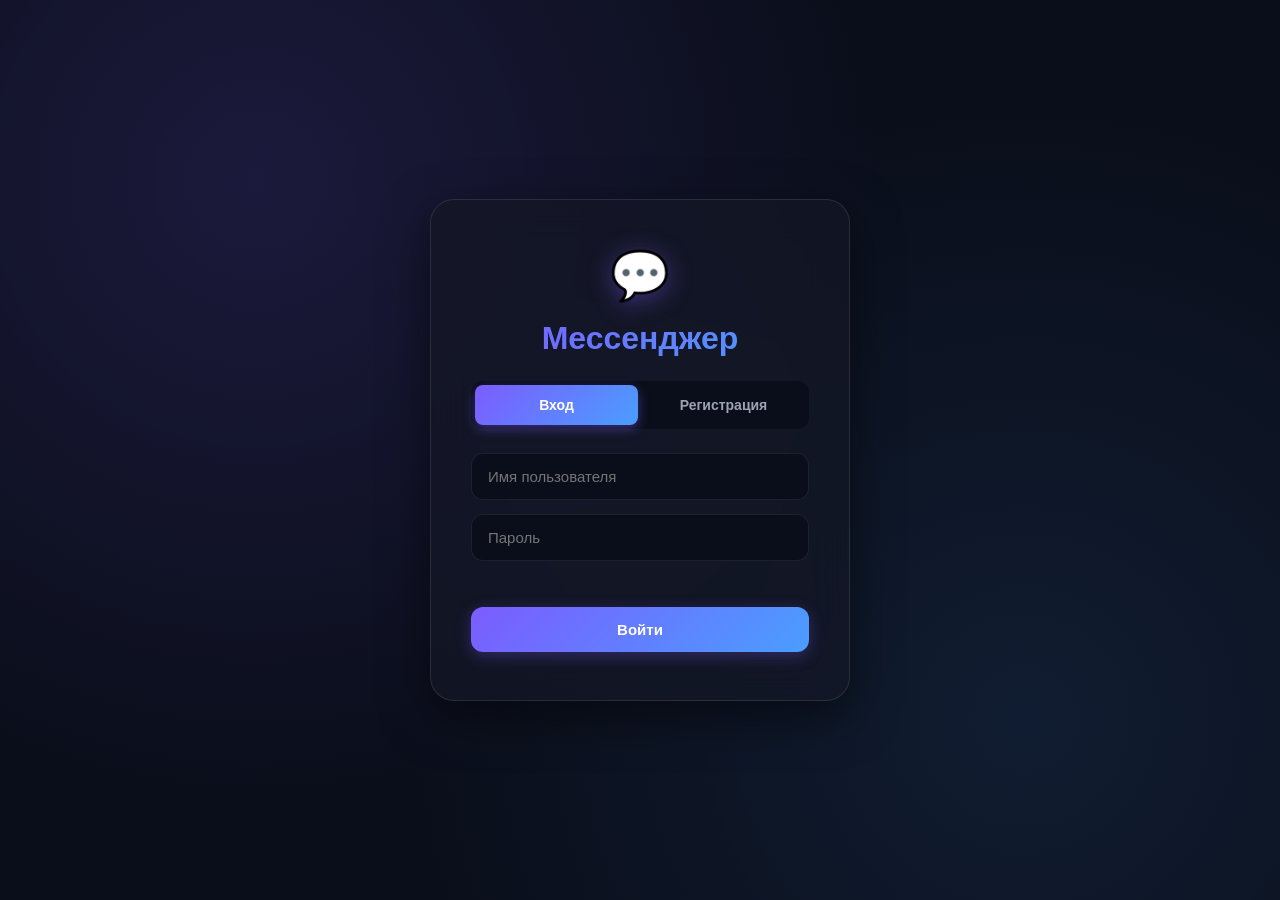
<file: static/index.html>
<!DOCTYPE html>
<html lang="ru">
<head>
  <meta charset="UTF-8">
  <meta name="viewport" content="width=device-width, initial-scale=1.0">
  <title>Мессенджер</title>
  <link rel="stylesheet" href="/static/style.css">
</head>
<body>
  <!-- Авторизация -->
  <div id="auth-screen">
    <h1>Мессенджер</h1>
    <div class="auth-tabs">
      <button class="auth-tab active" data-tab="login">Вход</button>
      <button class="auth-tab" data-tab="register">Регистрация</button>
    </div>
    <form id="login-form" class="auth-form">
      <input type="text" id="login-username" placeholder="Имя пользователя" maxlength="20" required>
      <input type="password" id="login-password" placeholder="Пароль" required>
      <div id="login-error" class="error-msg"></div>
      <button type="submit">Войти</button>
    </form>
    <form id="register-form" class="auth-form hidden">
      <input type="text" id="reg-username" placeholder="Придумайте имя (2-20 символов)" maxlength="20" required>
      <input type="password" id="reg-password" placeholder="Пароль (минимум 4 символа)" required>
      <input type="password" id="reg-password2" placeholder="Повторите пароль" required>
      <div id="register-error" class="error-msg"></div>
      <button type="submit">Создать аккаунт</button>
    </form>
  </div>

  <!-- Чат -->
  <div id="chat-screen" class="hidden">
    <aside id="sidebar">
      <header>
        <h2>Чаты</h2>
        <div class="sidebar-actions">
          <span id="current-user"></span>
          <button id="logout-btn" title="Выйти">⎋</button>
          <button id="create-room-btn" title="Создать комнату">+</button>
        </div>
      </header>

      <div class="sidebar-tabs">
        <button class="sidebar-tab active" data-tab="rooms">💬 Комнаты</button>
        <button class="sidebar-tab" data-tab="users">👤 Люди</button>
      </div>

      <div id="rooms-panel" class="sidebar-panel">
        <div id="room-list"></div>
      </div>
      <div id="users-panel" class="sidebar-panel hidden">
        <div id="user-list"></div>
      </div>
    </aside>

    <main id="chat-area">
     <header id="chat-header">
  <button id="mobile-menu-btn" title="Меню">☰</button>
  <h2 id="room-name">Выберите чат</h2>
  <span id="room-type"></span>
</header>
      <div id="messages"></div>
      <div id="typing-indicator"></div>
      <footer id="chat-footer">
        <button id="emoji-btn" title="Эмодзи" disabled>😊</button>
        <input type="text" id="message-input" placeholder="Напишите сообщение..." maxlength="500" disabled>
        <button id="send-btn" disabled>➤</button>
      </footer>
    </main>
  </div>

  <!-- Модалка создания комнаты -->
  <div id="create-room-modal" class="modal hidden">
    <div class="modal-content">
      <h3>✨ Создать чат</h3>
      <input type="text" id="new-room-name" placeholder="Название комнаты" maxlength="50">
      <div class="radio-group">
        <label><input type="radio" name="room-type" value="room" checked> 💬 Комната (все пишут)</label>
        <label><input type="radio" name="room-type" value="channel"> 📢 Канал (только вы пишете)</label>
      </div>
      <div class="modal-buttons">
        <button id="cancel-create">Отмена</button>
        <button id="confirm-create">Создать</button>
      </div>
    </div>
  </div>

  <!-- Панель эмодзи -->
  <div id="emoji-picker" class="hidden">
    <div class="emoji-categories">
      <button class="emoji-cat active" data-cat="smileys">😀</button>
      <button class="emoji-cat" data-cat="gestures">👋</button>
      <button class="emoji-cat" data-cat="hearts">❤️</button>
      <button class="emoji-cat" data-cat="animals">🐶</button>
      <button class="emoji-cat" data-cat="food">🍕</button>
      <button class="emoji-cat" data-cat="objects">⚽</button>
    </div>
    <div id="emoji-grid"></div>
  </div>

  <script src="/static/client.js"></script>
</body>
</html>
</file>
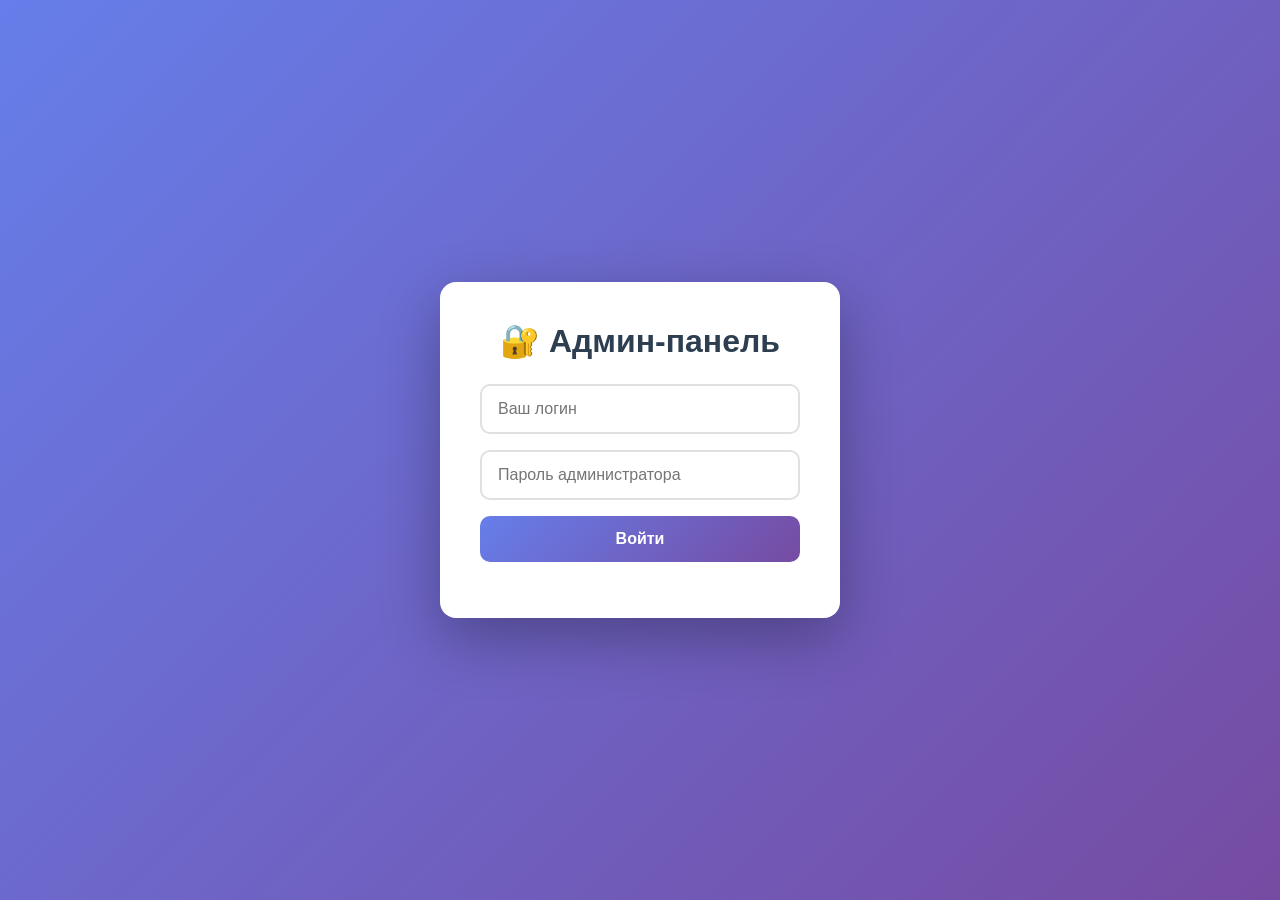
<file: static/admin.html>
<!DOCTYPE html>
<html lang="ru">
<head>
  <meta charset="UTF-8">
  <meta name="viewport" content="width=device-width, initial-scale=1.0">
  <title>Админ-панель</title>
  <link rel="stylesheet" href="/static/admin.css">
</head>
<body>
  <div id="login-screen" class="screen">
    <div class="login-card">
      <h1>🔐 Админ-панель</h1>
        <form id="admin-login-form">
          <input type="text" id="admin-username" placeholder="Ваш логин" required autocomplete="username">
          <input type="password" id="admin-password" placeholder="Пароль администратора" required autocomplete="current-password">
          <button type="submit">Войти</button>
          <div id="login-error" class="error"></div>
        </form>
    </div>
  </div>

  <div id="admin-screen" class="screen hidden">
    <header>
      <h1>👑 Админ-панель</h1>
      <button id="logout-btn" class="logout-btn">Выйти</button>
    </header>

    <div class="stats-grid">
      <div class="stat-card">
        <div class="stat-icon">👥</div>
        <div class="stat-value" id="users-count">0</div>
        <div class="stat-label">Пользователей</div>
      </div>
      <div class="stat-card">
        <div class="stat-icon">💬</div>
        <div class="stat-value" id="rooms-count">0</div>
        <div class="stat-label">Комнат</div>
      </div>
      <div class="stat-card">
        <div class="stat-icon">📨</div>
        <div class="stat-value" id="messages-count">0</div>
        <div class="stat-label">Сообщений</div>
      </div>
      <div class="stat-card">
        <div class="stat-icon">🔒</div>
        <div class="stat-value" id="private-count">0</div>
        <div class="stat-label">Личных сообщений</div>
      </div>
    </div>

    <div class="actions">
      <h2>⚙️ Действия</h2>
      <div class="action-buttons">
        <button onclick="clearMessages(0)" class="btn-danger">🗑️ Удалить все сообщения</button>
        <button onclick="clearMessages(7)" class="btn-warning">🗑️ Удалить сообщения старше 7 дней</button>
        <button onclick="clearMessages(30)" class="btn-warning">🗑️ Удалить сообщения старше 30 дней</button>
      </div>
    </div>

    <div class="section">
      <h2>👥 Пользователи</h2>
      <div id="users-list" class="list"></div>
    </div>

    <div class="section">
      <h2>💬 Комнаты</h2>
      <div id="rooms-list" class="list"></div>
    </div>
  </div>

  <script src="/static/admin.js"></script>
</body>
</html>
</file>
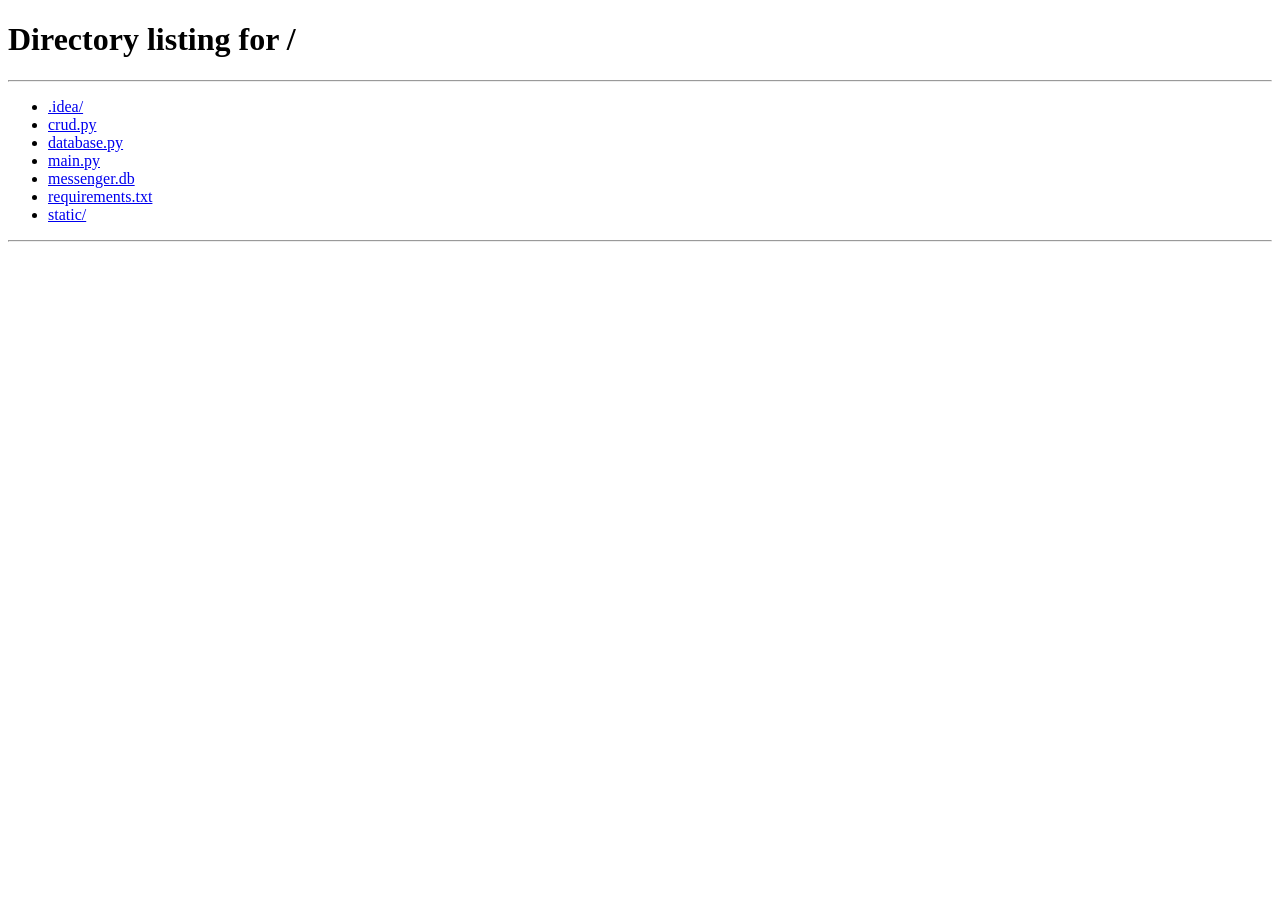
<file: static/profile.html>
<!DOCTYPE html>
<html lang="ru">
<head>
  <meta charset="UTF-8">
  <meta name="viewport" content="width=device-width, initial-scale=1.0">
  <title>Профиль - MyMessenger</title>
  <link rel="stylesheet" href="/static/style.css">
  <link rel="stylesheet" href="/static/profile.css">
</head>
<body>
  <div class="profile-container">
    <div class="profile-header">
      <button onclick="window.location.href='/'" class="back-btn">← Назад к чату</button>
      <h1>👤 Профиль пользователя</h1>
    </div>

    <div class="profile-content">
      <!-- Информация о пользователе с аватаром -->
      <div class="profile-section">
        <h2>ℹ️ Информация</h2>

        <!-- Аватар -->
        <div class="avatar-section">
          <div class="avatar-container">
            <img id="profile-avatar" src="" alt="Аватар" class="profile-avatar">
            <div class="avatar-overlay">
              <label for="avatar-input" class="avatar-upload-btn"> Изменить</label>
              <input type="file" id="avatar-input" accept="image/*" style="display: none;">
            </div>
          </div>
          <div class="avatar-actions">
            <button onclick="removeAvatar()" class="btn-secondary" id="remove-avatar-btn" style="display: none;">
              ️ Удалить аватар
            </button>
          </div>
        </div>

        <div class="profile-info">
          <div class="info-row">
            <span class="info-label">Имя пользователя:</span>
            <span class="info-value" id="profile-username">-</span>
          </div>
          <div class="info-row">
            <span class="info-label">Роль:</span>
            <span class="info-value" id="profile-role">-</span>
          </div>
          <div class="info-row">
            <span class="info-label">Зарегистрирован:</span>
            <span class="info-value" id="profile-created">-</span>
          </div>
          <div class="info-row">
            <span class="info-label">Статус:</span>
            <span class="info-value online">🟢 В сети</span>
          </div>
        </div>
      </div>

      <!-- Смена пароля -->
      <div class="profile-section">
        <h2>🔐 Смена пароля</h2>
        <form id="change-password-form" class="profile-form">
          <div class="form-group">
            <label for="current-password">Текущий пароль:</label>
            <input type="password" id="current-password" required minlength="4">
          </div>
          <div class="form-group">
            <label for="new-password">Новый пароль:</label>
            <input type="password" id="new-password" required minlength="4">
          </div>
          <div class="form-group">
            <label for="confirm-password">Подтвердите пароль:</label>
            <input type="password" id="confirm-password" required minlength="4">
          </div>
          <button type="submit" class="btn-primary"> Сохранить новый пароль</button>
          <div id="password-message" class="message"></div>
        </form>
      </div>

      <!-- Статистика -->
      <div class="profile-section">
        <h2>📊 Моя статистика</h2>
        <div class="stats-grid">
          <div class="stat-card">
            <div class="stat-icon">💬</div>
            <div class="stat-value" id="stat-messages">0</div>
            <div class="stat-label">Сообщений отправлено</div>
          </div>
          <div class="stat-card">
            <div class="stat-icon">👥</div>
            <div class="stat-value" id="stat-rooms">0</div>
            <div class="stat-label">Комнат создано</div>
          </div>
          <div class="stat-card">
            <div class="stat-icon">⏱️</div>
            <div class="stat-value" id="stat-online">0ч</div>
            <div class="stat-label">Время онлайн</div>
          </div>
        </div>
      </div>

      <!-- Опасная зона -->
      <div class="profile-section danger-zone">
        <h2>⚠️ Опасная зона</h2>
        <p class="danger-text">Эти действия нельзя отменить. Будьте осторожны!</p>
        <button onclick="deleteAccount()" class="btn-danger">🗑️ Удалить мой аккаунт</button>
      </div>
    </div>
  </div>

  <script src="/static/profile.js"></script>
</body>
</html>
</file>
<file: static/style.css>
/* === Базовые стили === */
* { box-sizing: border-box; margin: 0; padding: 0; }

:root {
  --bg-primary: #0a0e1a;
  --bg-secondary: #141826;
  --bg-tertiary: #1c2132;
  --bg-hover: #252b3d;
  --border: rgba(255, 255, 255, 0.08);
  --text-primary: #e8eaf0;
  --text-secondary: #9ba3b4;
  --text-muted: #6b7280;
  --accent: #7c5cff;
  --accent-hover: #6a4ae8;
  --accent-gradient: linear-gradient(135deg, #7c5cff 0%, #4a9eff 100%);
  --success: #00d68f;
  --danger: #ff4757;
  --shadow-sm: 0 2px 8px rgba(0, 0, 0, 0.3);
  --shadow-md: 0 8px 24px rgba(0, 0, 0, 0.4);
  --shadow-lg: 0 16px 48px rgba(0, 0, 0, 0.5);
  --glass: rgba(20, 24, 38, 0.7);
  --glass-border: rgba(255, 255, 255, 0.1);
}

body {
  font-family: -apple-system, BlinkMacSystemFont, "Segoe UI", Roboto, "Helvetica Neue", sans-serif;
  background: var(--bg-primary);
  background-image:
    radial-gradient(circle at 20% 20%, rgba(124, 92, 255, 0.15) 0%, transparent 50%),
    radial-gradient(circle at 80% 80%, rgba(74, 158, 255, 0.1) 0%, transparent 50%);
  color: var(--text-primary);
  height: 100vh;
  display: flex;
  align-items: center;
  justify-content: center;
  overflow: hidden;
  -webkit-font-smoothing: antialiased;
}

.hidden { display: none !important; }

/* === Экран авторизации === */
#auth-screen {
  background: var(--glass);
  backdrop-filter: blur(20px);
  -webkit-backdrop-filter: blur(20px);
  border: 1px solid var(--glass-border);
  padding: 48px 40px;
  border-radius: 24px;
  text-align: center;
  box-shadow: var(--shadow-lg);
  width: 90%;
  max-width: 420px;
  animation: fadeInUp 0.5s ease;
}

@keyframes fadeInUp {
  from { opacity: 0; transform: translateY(20px); }
  to { opacity: 1; transform: translateY(0); }
}

#auth-screen h1 {
  margin-bottom: 8px;
  font-size: 32px;
  font-weight: 700;
  background: var(--accent-gradient);
  -webkit-background-clip: text;
  -webkit-text-fill-color: transparent;
  background-clip: text;
}

#auth-screen::before {
  content: "💬";
  display: block;
  font-size: 48px;
  margin-bottom: 16px;
  filter: drop-shadow(0 4px 12px rgba(124, 92, 255, 0.4));
}

.auth-tabs {
  display: flex;
  gap: 4px;
  margin: 24px 0;
  background: var(--bg-primary);
  padding: 4px;
  border-radius: 12px;
}
.auth-tab {
  flex: 1;
  padding: 12px;
  background: transparent;
  border: none;
  color: var(--text-secondary);
  cursor: pointer;
  border-radius: 8px;
  font-size: 14px;
  font-weight: 600;
  transition: all 0.25s;
}
.auth-tab:hover { color: var(--text-primary); }
.auth-tab.active {
  background: var(--accent-gradient);
  color: white;
  box-shadow: 0 4px 12px rgba(124, 92, 255, 0.4);
}

.auth-form { display: flex; flex-direction: column; gap: 14px; }
.auth-form input {
  padding: 14px 16px;
  border-radius: 12px;
  border: 1px solid var(--border);
  background: var(--bg-primary);
  color: var(--text-primary);
  font-size: 15px;
  transition: all 0.2s;
}
.auth-form input:focus {
  outline: none;
  border-color: var(--accent);
  box-shadow: 0 0 0 3px rgba(124, 92, 255, 0.15);
}
.auth-form button {
  padding: 14px;
  border-radius: 12px;
  border: none;
  background: var(--accent-gradient);
  color: white;
  font-weight: 600;
  font-size: 15px;
  cursor: pointer;
  transition: all 0.25s;
  box-shadow: 0 4px 16px rgba(124, 92, 255, 0.3);
}
.auth-form button:hover {
  transform: translateY(-1px);
  box-shadow: 0 6px 20px rgba(124, 92, 255, 0.5);
}
.auth-form button:active { transform: translateY(0); }

.error-msg {
  color: var(--danger);
  font-size: 13px;
  min-height: 18px;
  text-align: left;
}

/* === Основной экран чата === */
#chat-screen {
  width: 100%;
  height: 100vh;
  max-width: 1400px;
  display: flex;
  background: var(--bg-secondary);
  border-radius: 0;
  overflow: hidden;
  box-shadow: var(--shadow-lg);
}

/* === Sidebar === */
#sidebar {
  width: 320px;
  background: var(--bg-secondary);
  border-right: 1px solid var(--border);
  display: flex;
  flex-direction: column;
}

#sidebar > header {
  padding: 20px;
  border-bottom: 1px solid var(--border);
  display: flex;
  justify-content: space-between;
  align-items: center;
  background: var(--bg-tertiary);
}
#sidebar > header h2 {
  font-size: 20px;
  font-weight: 700;
  background: var(--accent-gradient);
  -webkit-background-clip: text;
  -webkit-text-fill-color: transparent;
  background-clip: text;
}

.sidebar-actions {
  display: flex;
  align-items: center;
  gap: 8px;
}
#current-user {
  font-size: 13px;
  color: var(--text-secondary);
  max-width: 120px;
  overflow: hidden;
  text-overflow: ellipsis;
  white-space: nowrap;
}

#logout-btn, #create-room-btn {
  width: 36px;
  height: 36px;
  border-radius: 10px;
  border: none;
  cursor: pointer;
  font-size: 16px;
  transition: all 0.2s;
  display: flex;
  align-items: center;
  justify-content: center;
}
#logout-btn {
  background: var(--bg-hover);
  color: var(--text-secondary);
}
#logout-btn:hover {
  background: var(--danger);
  color: white;
  transform: rotate(90deg);
}
#create-room-btn {
  background: var(--accent-gradient);
  color: white;
  font-size: 20px;
  box-shadow: 0 4px 12px rgba(124, 92, 255, 0.3);
}
#create-room-btn:hover {
  transform: translateY(-2px) scale(1.05);
  box-shadow: 0 6px 16px rgba(124, 92, 255, 0.5);
}

/* Вкладки */
.sidebar-tabs {
  display: flex;
  border-bottom: 1px solid var(--border);
  background: var(--bg-tertiary);
}
.sidebar-tab {
  flex: 1;
  padding: 14px;
  background: transparent;
  border: none;
  color: var(--text-secondary);
  cursor: pointer;
  font-size: 14px;
  font-weight: 600;
  border-bottom: 2px solid transparent;
  transition: all 0.2s;
}
.sidebar-tab:hover {
  background: var(--bg-hover);
  color: var(--text-primary);
}
.sidebar-tab.active {
  color: var(--accent);
  border-bottom-color: var(--accent);
}

.sidebar-panel { flex: 1; overflow-y: auto; }

/* === Список комнат === */
.room-item {
  padding: 14px 20px;
  cursor: pointer;
  border-bottom: 1px solid var(--border);
  display: flex;
  align-items: center;
  gap: 12px;
  transition: all 0.2s;
  position: relative;
}
.room-item::before {
  content: '';
  position: absolute;
  left: 0; top: 0; bottom: 0;
  width: 3px;
  background: var(--accent-gradient);
  transform: scaleY(0);
  transition: transform 0.2s;
}
.room-item:hover {
  background: var(--bg-hover);
}
.room-item:hover::before { transform: scaleY(1); }
.room-item.active {
  background: linear-gradient(90deg, rgba(124, 92, 255, 0.15) 0%, transparent 100%);
}
.room-item.active::before { transform: scaleY(1); }

.room-icon {
  width: 40px;
  height: 40px;
  border-radius: 12px;
  background: var(--accent-gradient);
  display: flex;
  align-items: center;
  justify-content: center;
  font-size: 18px;
  flex-shrink: 0;
  box-shadow: var(--shadow-sm);
}
.room-info { flex: 1; min-width: 0; }
.room-name {
  font-weight: 600;
  font-size: 15px;
  white-space: nowrap;
  overflow: hidden;
  text-overflow: ellipsis;
}
.room-type-badge {
  font-size: 11px;
  color: var(--text-muted);
  margin-top: 2px;
}

/* === Список пользователей === */
.user-item {
  padding: 14px 20px;
  cursor: pointer;
  border-bottom: 1px solid var(--border);
  display: flex;
  align-items: center;
  gap: 12px;
  transition: all 0.2s;
  position: relative;
}
.user-item::before {
  content: '';
  position: absolute;
  left: 0; top: 0; bottom: 0;
  width: 3px;
  background: var(--accent-gradient);
  transform: scaleY(0);
  transition: transform 0.2s;
}
.user-item:hover { background: var(--bg-hover); }
.user-item:hover::before { transform: scaleY(1); }
.user-item.active {
  background: linear-gradient(90deg, rgba(124, 92, 255, 0.15) 0%, transparent 100%);
}
.user-item.active::before { transform: scaleY(1); }

.user-avatar {
  width: 42px;
  height: 42px;
  border-radius: 50%;
  display: flex;
  align-items: center;
  justify-content: center;
  font-weight: 700;
  color: white;
  font-size: 16px;
  position: relative;
  flex-shrink: 0;
  box-shadow: var(--shadow-sm);
}
.user-avatar .status-dot {
  position: absolute;
  bottom: 0;
  right: 0;
  width: 12px;
  height: 12px;
  border-radius: 50%;
  border: 2px solid var(--bg-secondary);
}
.status-dot.online {
  background: var(--success);
  box-shadow: 0 0 8px var(--success);
}
.status-dot.offline { background: var(--text-muted); }

.user-info { flex: 1; min-width: 0; }
.user-name {
  font-weight: 600;
  font-size: 15px;
  white-space: nowrap;
  overflow: hidden;
  text-overflow: ellipsis;
}
.user-status {
  font-size: 12px;
  color: var(--text-muted);
  margin-top: 2px;
}

/* === Chat area === */
#chat-area {
  flex: 1;
  display: flex;
  flex-direction: column;
  background: var(--bg-primary);
  background-image:
    radial-gradient(circle at 10% 20%, rgba(124, 92, 255, 0.05) 0%, transparent 40%),
    radial-gradient(circle at 90% 80%, rgba(74, 158, 255, 0.05) 0%, transparent 40%);
}

#chat-header {
  padding: 18px 24px;
  background: var(--glass);
  backdrop-filter: blur(20px);
  -webkit-backdrop-filter: blur(20px);
  border-bottom: 1px solid var(--border);
  display: flex;
  justify-content: space-between;
  align-items: center;
}
#room-name {
  font-size: 18px;
  font-weight: 700;
}
#room-type {
  font-size: 13px;
  color: var(--text-secondary);
  padding: 4px 12px;
  background: var(--bg-hover);
  border-radius: 12px;
}

#messages {
  flex: 1;
  overflow-y: auto;
  padding: 24px;
  display: flex;
  flex-direction: column;
  gap: 12px;
}

/* === Сообщения === */
.msg {
  max-width: 70%;
  padding: 10px 14px;
  border-radius: 18px;
  background: var(--bg-tertiary);
  word-wrap: break-word;
  animation: messageIn 0.3s ease;
  box-shadow: var(--shadow-sm);
  position: relative;
}

@keyframes messageIn {
  from { opacity: 0; transform: translateY(10px); }
  to { opacity: 1; transform: translateY(0); }
}

.msg.own {
  align-self: flex-end;
  background: var(--accent-gradient);
  color: white;
  border-bottom-right-radius: 6px;
}
.msg:not(.own):not(.system):not(.private) {
  border-bottom-left-radius: 6px;
}

.msg .user {
  font-size: 12px;
  font-weight: 600;
  opacity: 0.8;
  margin-bottom: 3px;
  color: var(--accent);
}
.msg.own .user { color: rgba(255, 255, 255, 0.9); }

.msg .time {
  font-size: 10px;
  opacity: 0.6;
  margin-top: 4px;
  text-align: right;
}

.msg.system {
  align-self: center;
  background: transparent;
  color: var(--text-muted);
  font-style: italic;
  font-size: 13px;
  box-shadow: none;
  padding: 6px 14px;
}

/* Личные сообщения */
.msg.private.incoming {
  align-self: flex-start;
  background: var(--bg-tertiary);
  border-bottom-left-radius: 6px;
}
.msg.private.outgoing {
  align-self: flex-end;
  background: var(--accent-gradient);
  color: white;
  border-bottom-right-radius: 6px;
}

/* === Typing indicator === */
#typing-indicator {
  padding: 0 24px;
  height: 24px;
  color: var(--text-secondary);
  font-size: 13px;
  font-style: italic;
  display: flex;
  align-items: center;
}

/* === Footer === */
#chat-footer {
  padding: 16px 20px;
  background: var(--glass);
  backdrop-filter: blur(20px);
  -webkit-backdrop-filter: blur(20px);
  border-top: 1px solid var(--border);
  display: flex;
  gap: 10px;
  align-items: center;
}

#emoji-btn {
  width: 44px;
  height: 44px;
  border-radius: 50%;
  border: none;
  background: var(--bg-hover);
  color: var(--text-primary);
  font-size: 20px;
  cursor: pointer;
  transition: all 0.2s;
  flex-shrink: 0;
}
#emoji-btn:hover {
  background: var(--accent);
  transform: scale(1.1) rotate(10deg);
}
#emoji-btn:disabled {
  opacity: 0.4;
  cursor: not-allowed;
  transform: none;
}

#message-input {
  flex: 1;
  padding: 12px 20px;
  border-radius: 24px;
  border: 1px solid var(--border);
  background: var(--bg-tertiary);
  color: var(--text-primary);
  font-size: 15px;
  transition: all 0.2s;
}
#message-input:focus {
  outline: none;
  border-color: var(--accent);
  box-shadow: 0 0 0 3px rgba(124, 92, 255, 0.15);
}
#message-input:disabled { opacity: 0.5; }

#send-btn {
  width: 44px;
  height: 44px;
  border-radius: 50%;
  border: none;
  background: var(--accent-gradient);
  color: white;
  font-size: 18px;
  cursor: pointer;
  transition: all 0.2s;
  flex-shrink: 0;
  box-shadow: 0 4px 12px rgba(124, 92, 255, 0.3);
}
#send-btn:hover {
  transform: scale(1.1);
  box-shadow: 0 6px 16px rgba(124, 92, 255, 0.5);
}
#send-btn:disabled {
  opacity: 0.4;
  cursor: not-allowed;
  transform: none;
}

/* === Модальное окно === */
.modal {
  position: fixed;
  inset: 0;
  background: rgba(0, 0, 0, 0.7);
  backdrop-filter: blur(8px);
  -webkit-backdrop-filter: blur(8px);
  display: flex;
  align-items: center;
  justify-content: center;
  z-index: 1000;
  animation: fadeIn 0.2s;
}
@keyframes fadeIn {
  from { opacity: 0; }
  to { opacity: 1; }
}

.modal-content {
  background: var(--bg-secondary);
  padding: 32px;
  border-radius: 20px;
  width: 90%;
  max-width: 420px;
  border: 1px solid var(--glass-border);
  box-shadow: var(--shadow-lg);
  animation: modalIn 0.3s ease;
}
@keyframes modalIn {
  from { opacity: 0; transform: scale(0.95) translateY(10px); }
  to { opacity: 1; transform: scale(1) translateY(0); }
}

.modal-content h3 {
  margin-bottom: 20px;
  font-size: 20px;
  background: var(--accent-gradient);
  -webkit-background-clip: text;
  -webkit-text-fill-color: transparent;
  background-clip: text;
}
.modal-content input[type="text"] {
  width: 100%;
  padding: 14px 16px;
  margin-bottom: 16px;
  border-radius: 12px;
  border: 1px solid var(--border);
  background: var(--bg-primary);
  color: var(--text-primary);
  font-size: 15px;
}
.modal-content input[type="text"]:focus {
  outline: none;
  border-color: var(--accent);
}

.radio-group { margin-bottom: 20px; }
.radio-group label {
  display: flex;
  align-items: center;
  padding: 12px 14px;
  cursor: pointer;
  border-radius: 10px;
  transition: background 0.2s;
  margin-bottom: 6px;
}
.radio-group label:hover { background: var(--bg-hover); }
.radio-group input { margin-right: 12px; accent-color: var(--accent); }

.modal-buttons { display: flex; gap: 10px; }
.modal-buttons button {
  flex: 1;
  padding: 12px;
  border-radius: 10px;
  border: none;
  cursor: pointer;
  font-weight: 600;
  transition: all 0.2s;
}
#cancel-create {
  background: var(--bg-hover);
  color: var(--text-primary);
}
#cancel-create:hover { background: var(--bg-tertiary); }
#confirm-create {
  background: var(--accent-gradient);
  color: white;
  box-shadow: 0 4px 12px rgba(124, 92, 255, 0.3);
}
#confirm-create:hover {
  transform: translateY(-1px);
  box-shadow: 0 6px 16px rgba(124, 92, 255, 0.5);
}

/* === Emoji picker === */
#emoji-picker {
  position: absolute;
  bottom: 85px;
  left: 340px;
  width: 340px;
  background: var(--glass);
  backdrop-filter: blur(20px);
  -webkit-backdrop-filter: blur(20px);
  border: 1px solid var(--glass-border);
  border-radius: 16px;
  box-shadow: var(--shadow-lg);
  padding: 14px;
  z-index: 100;
  animation: pickerIn 0.2s ease;
}
@keyframes pickerIn {
  from { opacity: 0; transform: translateY(10px) scale(0.95); }
  to { opacity: 1; transform: translateY(0) scale(1); }
}

.emoji-categories {
  display: flex;
  gap: 4px;
  margin-bottom: 12px;
  padding-bottom: 12px;
  border-bottom: 1px solid var(--border);
}
.emoji-cat {
  flex: 1;
  padding: 8px;
  background: transparent;
  border: none;
  border-radius: 8px;
  font-size: 18px;
  cursor: pointer;
  transition: all 0.2s;
}
.emoji-cat:hover { background: var(--bg-hover); transform: scale(1.15); }
.emoji-cat.active {
  background: var(--accent-gradient);
  box-shadow: 0 2px 8px rgba(124, 92, 255, 0.3);
}

#emoji-grid {
  display: grid;
  grid-template-columns: repeat(8, 1fr);
  gap: 4px;
  max-height: 240px;
  overflow-y: auto;
}
.emoji-item {
  padding: 6px;
  background: transparent;
  border: none;
  border-radius: 8px;
  font-size: 22px;
  cursor: pointer;
  transition: all 0.15s;
}
.emoji-item:hover {
  background: var(--bg-hover);
  transform: scale(1.3);
}

/* === Скроллбары === */
::-webkit-scrollbar { width: 8px; }
::-webkit-scrollbar-track { background: transparent; }
::-webkit-scrollbar-thumb {
  background: var(--bg-hover);
  border-radius: 4px;
}
::-webkit-scrollbar-thumb:hover { background: var(--accent); }

/* === Адаптивность === */
@media (max-width: 768px) {
  #sidebar { width: 80px; }
  #sidebar > header h2,
  #current-user,
  .room-info,
  .user-info,
  .sidebar-tab { display: none; }
  .room-item, .user-item { justify-content: center; padding: 12px; }
  .sidebar-tab { padding: 12px 8px; font-size: 18px; }
  #emoji-picker { left: 100px; }
}

/* === Мобильная кнопка меню === */
#mobile-menu-btn {
  display: none;
  width: 40px;
  height: 40px;
  border-radius: 10px;
  border: none;
  background: var(--accent-gradient);
  color: white;
  font-size: 20px;
  cursor: pointer;
  box-shadow: var(--shadow-sm);
}

/* === Мобильная адаптация === */
@media (max-width: 768px) {
  #chat-screen {
    flex-direction: column;
    position: relative;
  }

  #sidebar {
    width: 100%;
    height: 100vh;
    position: absolute;
    left: 0;
    top: 0;
    z-index: 100;
    transform: translateX(-100%);
    transition: transform 0.3s ease;
  }

  #sidebar.mobile-open {
    transform: translateX(0);
  }

  #chat-area {
    width: 100%;
    height: 100vh;
  }

  #mobile-menu-btn {
    display: block;
  }

  #chat-header {
    padding: 14px 16px;
  }

  #room-name {
    font-size: 16px;
  }

  #room-type {
    font-size: 12px;
    padding: 3px 10px;
  }

  #messages {
    padding: 16px;
    gap: 10px;
  }

  .msg {
    max-width: 85%;
    padding: 10px 12px;
    font-size: 14px;
  }

  .msg .user {
    font-size: 11px;
  }

  .msg .time {
    font-size: 9px;
  }

  #chat-footer {
    padding: 12px;
    gap: 8px;
  }

  #emoji-btn,
  #send-btn {
    width: 40px;
    height: 40px;
    font-size: 18px;
  }

  #message-input {
    padding: 10px 16px;
    font-size: 14px;
  }

  /* Sidebar на мобильных */
  #sidebar > header {
    padding: 16px;
  }

  #sidebar > header h2 {
    font-size: 18px;
  }

  .sidebar-tab {
    padding: 12px 8px;
    font-size: 13px;
  }

  .room-item,
  .user-item {
    padding: 12px 16px;
  }

  .room-icon,
  .user-avatar {
    width: 38px;
    height: 38px;
    font-size: 16px;
  }

  .room-name,
  .user-name {
    font-size: 14px;
  }

  .room-type-badge,
  .user-status {
    font-size: 11px;
  }

  /* Emoji picker на мобильных */
  #emoji-picker {
    left: 10px;
    right: 10px;
    width: auto;
    bottom: 75px;
  }

  #emoji-grid {
    grid-template-columns: repeat(7, 1fr);
    max-height: 200px;
  }

  .emoji-item {
    font-size: 20px;
    padding: 5px;
  }

  .emoji-cat {
    font-size: 16px;
    padding: 6px;
  }

  /* Модальные окна на мобильных */
  .modal-content {
    width: 95%;
    padding: 24px;
  }

  .modal-content h3 {
    font-size: 18px;
  }

  .modal-content input[type="text"] {
    padding: 12px 14px;
    font-size: 14px;
  }

  .radio-group label {
    padding: 10px 12px;
    font-size: 14px;
  }

  .modal-buttons button {
    padding: 10px;
    font-size: 14px;
  }

  /* Экран авторизации */
  #auth-screen {
    padding: 32px 24px;
    width: 95%;
  }

  #auth-screen h1 {
    font-size: 26px;
  }

  .auth-form input {
    padding: 12px 14px;
    font-size: 14px;
  }

  .auth-form button {
    padding: 12px;
    font-size: 14px;
  }
}

/* Очень маленькие экраны (iPhone SE и т.д.) */
@media (max-width: 375px) {
  .msg {
    max-width: 90%;
    font-size: 13px;
  }

  #emoji-grid {
    grid-template-columns: repeat(6, 1fr);
  }

  .emoji-item {
    font-size: 18px;
  }
}

/* Ландшафтная ориентация на мобильных */
@media (max-height: 500px) and (orientation: landscape) {
  #messages {
    padding: 12px;
  }

  .msg {
    padding: 8px 10px;
  }

  #chat-footer {
    padding: 8px;
  }

  #emoji-picker {
    max-height: 150px;
  }

  #emoji-grid {
    max-height: 120px;
  }
}

/* Тач-оптимизация */
@media (hover: none) and (pointer: coarse) {
  .room-item,
  .user-item,
  button {
    min-height: 44px; /* Apple рекомендует минимум 44px для тач-целей */
  }

  .emoji-item {
    min-width: 44px;
    min-height: 44px;
    display: flex;
    align-items: center;
    justify-content: center;
  }
}

/* Кнопка удаления сообщения */
.delete-btn {
  position: absolute;
  top: 4px;
  right: 4px;
  width: 24px;
  height: 24px;
  border: none;
  background: rgba(255, 71, 87, 0.9);
  color: white;
  border-radius: 50%;
  cursor: pointer;
  font-size: 12px;
  opacity: 0;
  transition: all 0.2s;
  display: flex;
  align-items: center;
  justify-content: center;
  padding: 0;
  line-height: 1;
}

.msg {
  position: relative;
}

.msg:hover .delete-btn {
  opacity: 1;
}

.delete-btn:hover {
  background: #ff4757;
  transform: scale(1.2);
}
</file>
<file: static/admin.css>
* {
  margin: 0;
  padding: 0;
  box-sizing: border-box;
}

body {
  font-family: -apple-system, BlinkMacSystemFont, 'Segoe UI', Roboto, sans-serif;
  background: linear-gradient(135deg, #667eea 0%, #764ba2 100%);
  min-height: 100vh;
  color: #2c3e50;
}

.screen {
  min-height: 100vh;
}

.hidden {
  display: none !important;
}

/* === Экран входа === */
#login-screen {
  display: flex;
  align-items: center;
  justify-content: center;
  padding: 20px;
}

.login-card {
  background: white;
  padding: 40px;
  border-radius: 16px;
  box-shadow: 0 20px 60px rgba(0, 0, 0, 0.3);
  width: 100%;
  max-width: 400px;
}

.login-card h1 {
  text-align: center;
  margin-bottom: 24px;
  color: #2c3e50;
}

.login-card form {
  display: flex;
  flex-direction: column;
  gap: 16px;
}

.login-card input {
  padding: 14px 16px;
  border: 2px solid #e0e0e0;
  border-radius: 10px;
  font-size: 16px;
  transition: all 0.2s;
}

.login-card input:focus {
  outline: none;
  border-color: #667eea;
}

.login-card button {
  padding: 14px;
  background: linear-gradient(135deg, #667eea 0%, #764ba2 100%);
  color: white;
  border: none;
  border-radius: 10px;
  font-size: 16px;
  font-weight: 600;
  cursor: pointer;
  transition: transform 0.2s;
}

.login-card button:hover {
  transform: translateY(-2px);
}

.error {
  color: #e74c3c;
  text-align: center;
  font-size: 14px;
}

/* === Админ-панель === */
header {
  background: white;
  padding: 20px 32px;
  display: flex;
  justify-content: space-between;
  align-items: center;
  box-shadow: 0 2px 10px rgba(0, 0, 0, 0.1);
}

header h1 {
  font-size: 24px;
  color: #2c3e50;
}

.logout-btn {
  padding: 10px 20px;
  background: #e74c3c;
  color: white;
  border: none;
  border-radius: 8px;
  cursor: pointer;
  font-weight: 600;
  transition: background 0.2s;
}

.logout-btn:hover {
  background: #c0392b;
}

#admin-screen {
  padding: 32px;
  max-width: 1200px;
  margin: 0 auto;
}

/* === Статистика === */
.stats-grid {
  display: grid;
  grid-template-columns: repeat(auto-fit, minmax(200px, 1fr));
  gap: 20px;
  margin-bottom: 32px;
}

.stat-card {
  background: white;
  padding: 24px;
  border-radius: 16px;
  text-align: center;
  box-shadow: 0 4px 20px rgba(0, 0, 0, 0.1);
  transition: transform 0.2s;
}

.stat-card:hover {
  transform: translateY(-4px);
}

.stat-icon {
  font-size: 40px;
  margin-bottom: 8px;
}

.stat-value {
  font-size: 36px;
  font-weight: 700;
  color: #667eea;
  margin-bottom: 4px;
}

.stat-label {
  color: #7f8c8d;
  font-size: 14px;
  text-transform: uppercase;
  letter-spacing: 1px;
}

/* === Действия === */
.actions {
  background: white;
  padding: 24px;
  border-radius: 16px;
  margin-bottom: 32px;
  box-shadow: 0 4px 20px rgba(0, 0, 0, 0.1);
}

.actions h2 {
  margin-bottom: 16px;
  color: #2c3e50;
}

.action-buttons {
  display: flex;
  flex-wrap: wrap;
  gap: 12px;
}

.btn-danger, .btn-warning {
  padding: 12px 20px;
  border: none;
  border-radius: 8px;
  cursor: pointer;
  font-weight: 600;
  color: white;
  transition: all 0.2s;
}

.btn-danger {
  background: #e74c3c;
}

.btn-danger:hover {
  background: #c0392b;
}

.btn-warning {
  background: #f39c12;
}

.btn-warning:hover {
  background: #d68910;
}

/* === Секции === */
.section {
  background: white;
  padding: 24px;
  border-radius: 16px;
  margin-bottom: 32px;
  box-shadow: 0 4px 20px rgba(0, 0, 0, 0.1);
}

.section h2 {
  margin-bottom: 16px;
  color: #2c3e50;
}

.list {
  display: flex;
  flex-direction: column;
  gap: 8px;
}

.list-item {
  display: flex;
  justify-content: space-between;
  align-items: center;
  padding: 16px;
  background: #f8f9fa;
  border-radius: 10px;
  transition: background 0.2s;
}

.list-item:hover {
  background: #e9ecef;
}

.item-info {
  flex: 1;
}

.item-name {
  font-weight: 600;
  font-size: 16px;
  margin-bottom: 4px;
  display: flex;
  align-items: center;
  gap: 8px;
  flex-wrap: wrap;
}

.item-meta {
  color: #7f8c8d;
  font-size: 13px;
}

.badge {
  padding: 2px 8px;
  border-radius: 12px;
  font-size: 11px;
  font-weight: 600;
  background: #3498db;
  color: white;
}

.badge.admin {
  background: linear-gradient(135deg, #f39c12 0%, #e74c3c 100%);
}

.btn-delete {
  padding: 8px 16px;
  background: #e74c3c;
  color: white;
  border: none;
  border-radius: 6px;
  cursor: pointer;
  font-weight: 600;
  transition: background 0.2s;
}

.btn-delete:hover {
  background: #c0392b;
}

/* === Мобильная версия === */
@media (max-width: 768px) {
  #admin-screen {
    padding: 16px;
  }

  header {
    padding: 16px;
  }

  header h1 {
    font-size: 18px;
  }

  .stats-grid {
    grid-template-columns: repeat(2, 1fr);
    gap: 12px;
  }

  .stat-value {
    font-size: 24px;
  }

  .action-buttons {
    flex-direction: column;
  }

  .btn-danger, .btn-warning {
    width: 100%;
  }

  .list-item {
    flex-direction: column;
    align-items: flex-start;
    gap: 12px;
  }

  .btn-delete {
    width: 100%;
  }
}

.role-controls {
  display: flex;
  gap: 8px;
  align-items: center;
}

.role-select {
  padding: 8px 12px;
  border: 2px solid #e0e0e0;
  border-radius: 6px;
  font-size: 14px;
  cursor: pointer;
  transition: all 0.2s;
}

.role-select:focus {
  outline: none;
  border-color: #667eea;
}

.role-badge {
  padding: 2px 8px;
  border-radius: 12px;
  font-size: 11px;
  font-weight: 600;
  color: white;
  text-transform: capitalize;
}

@media (max-width: 768px) {
  .role-controls {
    flex-direction: column;
    width: 100%;
  }

  .role-select {
    width: 100%;
  }
}

/* Форма конфигурации ролей */
.role-config-form {
  display: flex;
  gap: 12px;
  margin-bottom: 16px;
  flex-wrap: wrap;
}

.role-config-form input,
.role-config-form select {
  padding: 10px 14px;
  border: 2px solid #e0e0e0;
  border-radius: 8px;
  font-size: 14px;
  flex: 1;
  min-width: 150px;
}

.role-config-form input:focus,
.role-config-form select:focus {
  outline: none;
  border-color: #667eea;
}

.btn-primary {
  padding: 10px 20px;
  background: linear-gradient(135deg, #667eea 0%, #764ba2 100%);
  color: white;
  border: none;
  border-radius: 8px;
  cursor: pointer;
  font-weight: 600;
  transition: transform 0.2s;
}

.btn-primary:hover {
  transform: translateY(-2px);
}

.role-config-list {
  display: flex;
  flex-direction: column;
  gap: 8px;
}
</file>
<file: static/profile.css>
* {
  margin: 0;
  padding: 0;
  box-sizing: border-box;
}

html, body {
  height: 100%;
  scroll-behavior: smooth;
}

body {
  font-family: -apple-system, BlinkMacSystemFont, 'Segoe UI', Roboto, sans-serif;
  background: linear-gradient(135deg, #667eea 0%, #764ba2 100%);
  color: #2c3e50;
  overflow-y: auto;
}

.profile-container {
  max-width: 800px;
  margin: 0 auto;
  padding: 24px 20px 40px 20px;
  min-height: 100vh;
}

.profile-header {
  display: flex;
  justify-content: space-between;
  align-items: center;
  margin-bottom: 24px;
  flex-wrap: wrap;
  gap: 12px;
}

.back-btn {
  padding: 10px 20px;
  background: white;
  border: none;
  border-radius: 8px;
  cursor: pointer;
  font-weight: 600;
  transition: transform 0.2s;
  text-decoration: none;
  color: #2c3e50;
  display: inline-block;
}

.back-btn:hover {
  transform: translateX(-4px);
}

.profile-header h1 {
  color: white;
  margin: 0;
  font-size: 22px;
  flex: 1;
  text-align: center;
}

.profile-content {
  display: flex;
  flex-direction: column;
  gap: 20px;
}

.profile-section {
  background: white;
  border-radius: 16px;
  padding: 24px;
  box-shadow: 0 4px 20px rgba(0, 0, 0, 0.1);
}

.profile-section h2 {
  margin: 0 0 20px 0;
  color: #2c3e50;
  font-size: 18px;
  padding-bottom: 12px;
  border-bottom: 2px solid #f0f0f0;
}

/* Аватар */
.avatar-section {
  text-align: center;
  margin-bottom: 24px;
  padding-bottom: 24px;
  border-bottom: 2px solid #f0f0f0;
}

.avatar-container {
  position: relative;
  width: 120px;
  height: 120px;
  margin: 0 auto 16px;
}

.profile-avatar {
  width: 100%;
  height: 100%;
  border-radius: 50%;
  object-fit: cover;
  border: 4px solid #667eea;
  box-shadow: 0 4px 12px rgba(0, 0, 0, 0.15);
}

.avatar-overlay {
  position: absolute;
  bottom: 0;
  left: 0;
  right: 0;
  background: rgba(0, 0, 0, 0.6);
  border-radius: 0 0 60px 60px;
  padding: 8px;
  opacity: 0;
  transition: opacity 0.2s;
}

.avatar-container:hover .avatar-overlay {
  opacity: 1;
}

.avatar-upload-btn {
  color: white;
  cursor: pointer;
  font-size: 14px;
  font-weight: 600;
  display: block;
  text-align: center;
}

.avatar-actions {
  margin-top: 12px;
}

.btn-secondary {
  padding: 8px 16px;
  background: #95a5a6;
  color: white;
  border: none;
  border-radius: 6px;
  cursor: pointer;
  font-size: 14px;
  transition: background 0.2s;
}

.btn-secondary:hover {
  background: #7f8c8d;
}

/* Информация */
.profile-info {
  display: flex;
  flex-direction: column;
  gap: 10px;
}

.info-row {
  display: flex;
  justify-content: space-between;
  padding: 10px 14px;
  background: #f8f9fa;
  border-radius: 8px;
  flex-wrap: wrap;
  gap: 6px;
}

.info-label {
  font-weight: 600;
  color: #7f8c8d;
}

.info-value {
  color: #2c3e50;
  font-weight: 500;
}

.info-value.online {
  color: #27ae60;
}

/* Формы */
.profile-form {
  display: flex;
  flex-direction: column;
  gap: 14px;
}

.form-group {
  display: flex;
  flex-direction: column;
  gap: 6px;
}

.form-group label {
  font-weight: 600;
  color: #2c3e50;
  font-size: 14px;
}

.form-group input {
  padding: 10px 14px;
  border: 2px solid #e0e0e0;
  border-radius: 8px;
  font-size: 15px;
  transition: border-color 0.2s;
}

.form-group input:focus {
  outline: none;
  border-color: #667eea;
}

.btn-primary {
  padding: 12px 24px;
  background: linear-gradient(135deg, #667eea 0%, #764ba2 100%);
  color: white;
  border: none;
  border-radius: 8px;
  font-weight: 600;
  cursor: pointer;
  transition: transform 0.2s;
  align-self: flex-start;
}

.btn-primary:hover {
  transform: translateY(-2px);
}

.message {
  padding: 12px;
  border-radius: 8px;
  font-size: 14px;
  display: none;
}

.message.show {
  display: block;
}

.message.success {
  background: #d4edda;
  color: #155724;
  border: 1px solid #c3e6cb;
}

.message.error {
  background: #f8d7da;
  color: #721c24;
  border: 1px solid #f5c6cb;
}

/* Статистика */
.stats-grid {
  display: grid;
  grid-template-columns: repeat(auto-fit, minmax(180px, 1fr));
  gap: 14px;
}

.stat-card {
  background: linear-gradient(135deg, #667eea 0%, #764ba2 100%);
  padding: 18px;
  border-radius: 12px;
  text-align: center;
  color: white;
  transition: transform 0.2s;
}

.stat-card:hover {
  transform: translateY(-4px);
}

.stat-icon {
  font-size: 28px;
  margin-bottom: 6px;
}

.stat-value {
  font-size: 28px;
  font-weight: 700;
  margin-bottom: 4px;
}

.stat-label {
  font-size: 13px;
  opacity: 0.9;
}

/* Опасная зона */
.danger-zone {
  border: 2px solid #e74c3c;
}

.danger-zone h2 {
  color: #e74c3c;
}

.danger-text {
  color: #7f8c8d;
  margin-bottom: 16px;
  font-size: 14px;
}

.btn-danger {
  padding: 12px 24px;
  background: #e74c3c;
  color: white;
  border: none;
  border-radius: 8px;
  font-weight: 600;
  cursor: pointer;
  transition: background 0.2s;
}

.btn-danger:hover {
  background: #c0392b;
}

/* Мобильная версия */
@media (max-width: 768px) {
  .profile-container {
    padding: 16px 12px 30px 12px;
  }

  .profile-header {
    flex-direction: column;
    text-align: center;
  }

  .profile-header h1 {
    font-size: 18px;
  }

  .profile-section {
    padding: 16px;
  }

  .stats-grid {
    grid-template-columns: 1fr;
  }

  .info-row {
    flex-direction: column;
    gap: 4px;
  }
}
</file>
